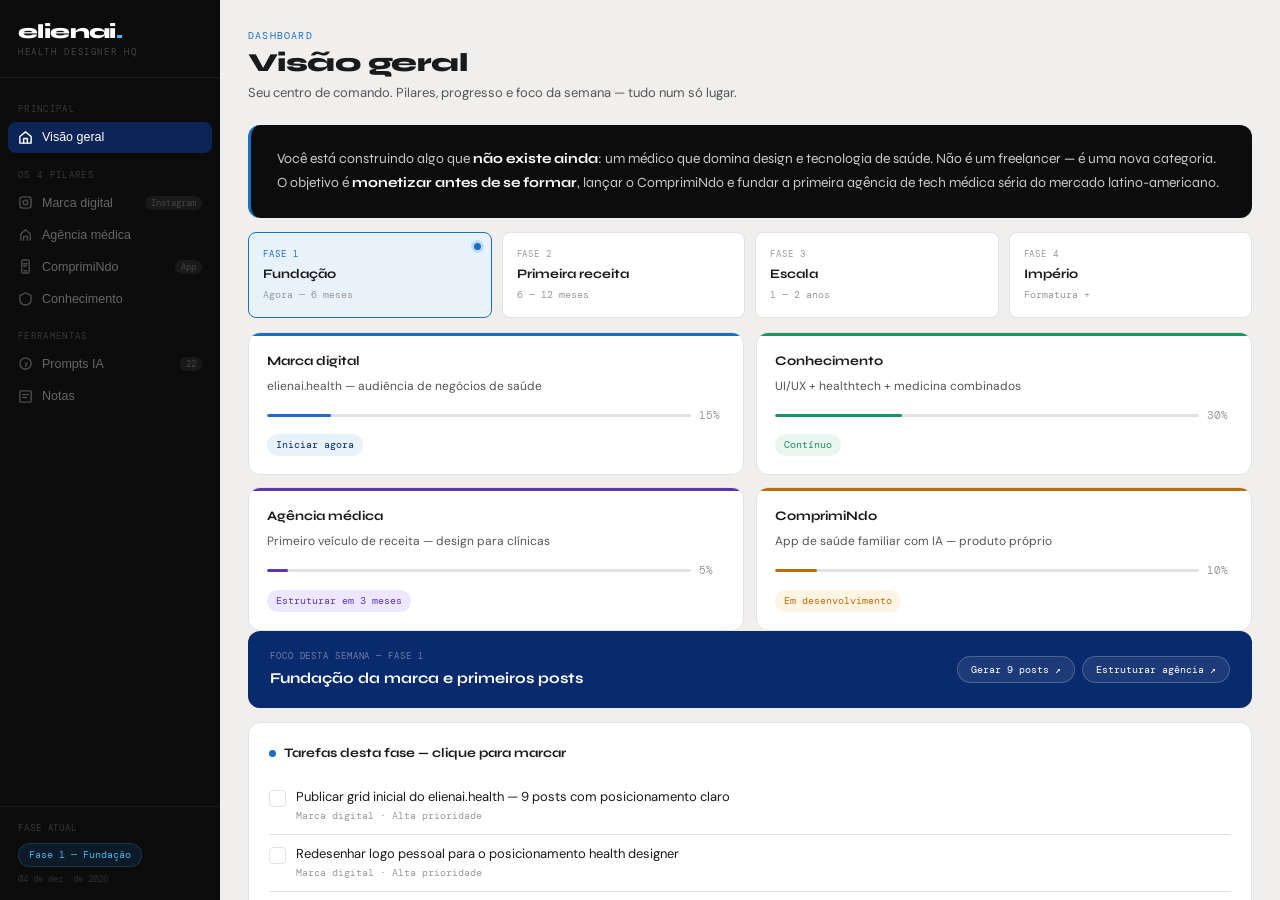
<file: elienai_hq.html>
<!DOCTYPE html>
<html lang="pt">
<head>
<meta charset="UTF-8">
<meta name="viewport" content="width=device-width, initial-scale=1.0">
<title>Elienai HQ — Health Designer</title>
<link href="https://fonts.googleapis.com/css2?family=Syne:wght@400;500;700;800&family=DM+Mono:ital,wght@0,300;0,400;0,500;1,400&family=DM+Sans:wght@300;400;500&display=swap" rel="stylesheet">
<style>
:root {
  --bg: #f0efed;
  --sidebar: #0c0c0c;
  --sidebar-hover: #181818;
  --sidebar-active: #0d2556;
  --white: #ffffff;
  --blue: #1a6fc4;
  --blue-dark: #0a2a6e;
  --blue-mid: #4db8f0;
  --blue-light: #e8f2fb;
  --blue-pale: #f0f7ff;
  --text: #1a1a1a;
  --text-2: #555;
  --text-3: #999;
  --border: #e2e2df;
  --green: #1a9460;
  --green-light: #eaf7f0;
  --amber: #b86e10;
  --amber-light: #fef4e4;
  --purple: #5e35b1;
  --purple-light: #ede8ff;
  --red: #c42020;
  --red-light: #fdeaea;
  --r: 12px;
  --rs: 8px;
  --sw: 220px;
}
* { margin:0; padding:0; box-sizing:border-box; }
html,body { height:100%; font-family:'DM Sans',sans-serif; background:var(--bg); color:var(--text); font-size:14px; line-height:1.6; overflow:hidden; }

/* ── LAYOUT ── */
.layout { display:flex; height:100vh; }

/* ── SIDEBAR ── */
.sidebar { width:var(--sw); background:var(--sidebar); display:flex; flex-direction:column; flex-shrink:0; overflow-y:auto; overflow-x:hidden; }
.sidebar::-webkit-scrollbar { width:0; }

.logo { padding:22px 18px 18px; border-bottom:1px solid #1c1c1c; }
.logo-mark { font-family:'Syne',sans-serif; font-size:20px; font-weight:800; color:#fff; letter-spacing:-0.03em; line-height:1; margin-bottom:3px; }
.logo-mark span { color:var(--blue-mid); }
.logo-sub { font-family:'DM Mono',monospace; font-size:9px; color:#444; letter-spacing:0.18em; text-transform:uppercase; }

.nav { padding:10px 8px; flex:1; }
.nav-section { font-family:'DM Mono',monospace; font-size:9px; color:#383838; letter-spacing:0.15em; text-transform:uppercase; padding:14px 10px 5px; }
.nav-item { display:flex; align-items:center; gap:9px; padding:8px 10px; border-radius:var(--rs); cursor:pointer; transition:background .12s,color .12s; color:#666; font-size:12.5px; font-weight:400; margin-bottom:1px; border:none; background:none; width:100%; text-align:left; }
.nav-item:hover { background:var(--sidebar-hover); color:#bbb; }
.nav-item.active { background:var(--sidebar-active); color:#fff; font-weight:500; }
.nav-icon { width:15px; height:15px; flex-shrink:0; stroke:currentColor; fill:none; stroke-width:1.5; stroke-linecap:round; stroke-linejoin:round; opacity:.7; }
.nav-item.active .nav-icon { opacity:1; }
.nav-badge { margin-left:auto; font-family:'DM Mono',monospace; font-size:9px; background:#191919; color:#444; padding:1px 6px; border-radius:20px; }
.nav-item.active .nav-badge { background:rgba(77,184,240,.15); color:var(--blue-mid); }

.sidebar-bottom { padding:14px 18px; border-top:1px solid #181818; }
.phase-lbl { font-family:'DM Mono',monospace; font-size:9px; color:#3a3a3a; text-transform:uppercase; letter-spacing:.1em; margin-bottom:6px; }
.phase-badge { display:inline-block; font-family:'DM Mono',monospace; font-size:10px; background:rgba(26,111,196,.15); color:var(--blue-mid); padding:3px 10px; border-radius:20px; border:1px solid rgba(77,184,240,.18); }
.phase-date { font-family:'DM Mono',monospace; font-size:9px; color:#2e2e2e; margin-top:5px; }

/* ── MAIN ── */
.main { flex:1; overflow-y:auto; overflow-x:hidden; }
.main::-webkit-scrollbar { width:4px; }
.main::-webkit-scrollbar-track { background:transparent; }
.main::-webkit-scrollbar-thumb { background:var(--border); border-radius:4px; }

.section { display:none; padding:28px 28px 40px; animation:fadeIn .18s ease; }
.section.active { display:block; }
@keyframes fadeIn { from { opacity:0; transform:translateY(6px); } to { opacity:1; transform:translateY(0); } }

.sec-eye { font-family:'DM Mono',monospace; font-size:10px; color:var(--blue); letter-spacing:.12em; text-transform:uppercase; margin-bottom:5px; }
.sec-title { font-family:'Syne',sans-serif; font-size:26px; font-weight:800; color:var(--text); line-height:1.1; letter-spacing:-.02em; }
.sec-sub { font-size:13px; color:var(--text-2); margin-top:5px; line-height:1.55; max-width:520px; }
.sec-head { margin-bottom:22px; }

/* ── CARDS ── */
.card { background:var(--white); border-radius:var(--r); border:1px solid var(--border); padding:20px; margin-bottom:14px; }
.card-title { font-family:'Syne',sans-serif; font-size:13px; font-weight:700; color:var(--text); margin-bottom:14px; display:flex; align-items:center; gap:8px; }
.ctdot { width:7px; height:7px; border-radius:50%; flex-shrink:0; }
.g2 { display:grid; grid-template-columns:repeat(2,1fr); gap:12px; }
.g3 { display:grid; grid-template-columns:repeat(3,1fr); gap:12px; }
.g4 { display:grid; grid-template-columns:repeat(4,1fr); gap:10px; }
.divider { height:1px; background:var(--border); margin:16px 0; }

/* ── MANIFESTO ── */
.manifesto { background:var(--sidebar); border-radius:var(--r); padding:22px 26px; margin-bottom:14px; border-left:3px solid var(--blue); }
.manifesto p { font-family:'Syne',sans-serif; font-size:14px; color:rgba(255,255,255,.78); line-height:1.75; }
.manifesto strong { color:#fff; }

/* ── PHASES ── */
.phase-card { background:var(--white); border:1px solid var(--border); border-radius:var(--rs); padding:14px; position:relative; transition:border-color .15s; }
.phase-card.now { background:var(--blue-light); border-color:var(--blue); }
.phase-n { font-family:'DM Mono',monospace; font-size:9px; color:var(--text-3); text-transform:uppercase; letter-spacing:.1em; margin-bottom:3px; }
.phase-card.now .phase-n { color:var(--blue); }
.phase-nm { font-family:'Syne',sans-serif; font-size:13px; font-weight:700; color:var(--text); margin-bottom:2px; }
.phase-p { font-family:'DM Mono',monospace; font-size:10px; color:var(--text-3); }
.now-dot { position:absolute; top:10px; right:10px; width:7px; height:7px; border-radius:50%; background:var(--blue); box-shadow:0 0 0 3px rgba(26,111,196,.18); animation:pulse 2s infinite; }
@keyframes pulse { 0%,100% { box-shadow:0 0 0 3px rgba(26,111,196,.18); } 50% { box-shadow:0 0 0 6px rgba(26,111,196,.08); } }

/* ── PILLAR CARDS ── */
.pillar-card { background:var(--white); border:1px solid var(--border); border-radius:var(--r); padding:18px; cursor:pointer; transition:all .15s; position:relative; overflow:hidden; }
.pillar-card:hover { transform:translateY(-2px); box-shadow:0 4px 20px rgba(0,0,0,.07); }
.pillar-card::before { content:''; position:absolute; top:0;left:0;right:0; height:3px; border-radius:var(--r) var(--r) 0 0; }
.pillar-card[data-c="blue"]::before { background:var(--blue); }
.pillar-card[data-c="green"]::before { background:var(--green); }
.pillar-card[data-c="purple"]::before { background:var(--purple); }
.pillar-card[data-c="amber"]::before { background:var(--amber); }
.p-name { font-family:'Syne',sans-serif; font-size:13px; font-weight:700; margin-bottom:5px; }
.p-desc { font-size:12px; color:var(--text-2); line-height:1.5; margin-bottom:12px; }
.prog-wrap { display:flex; align-items:center; gap:8px; margin-bottom:8px; }
.prog-bar { flex:1; height:3px; background:var(--border); border-radius:3px; overflow:hidden; }
.prog-fill { height:100%; border-radius:3px; transition:width .5s; }
.prog-pct { font-family:'DM Mono',monospace; font-size:11px; color:var(--text-3); min-width:26px; }
.badge { display:inline-flex; align-items:center; font-family:'DM Mono',monospace; font-size:10px; padding:3px 9px; border-radius:20px; }
.b-blue { background:var(--blue-light); color:var(--blue-dark); }
.b-green { background:var(--green-light); color:var(--green); }
.b-amber { background:var(--amber-light); color:var(--amber); }
.b-purple { background:var(--purple-light); color:var(--purple); }
.b-red { background:var(--red-light); color:var(--red); }
.b-dark { background:#f0efed; color:#555; }

/* ── FOCUS BANNER ── */
.focus-banner { background:var(--blue-dark); border-radius:var(--r); padding:18px 22px; margin-bottom:14px; display:flex; align-items:center; justify-content:space-between; gap:14px; flex-wrap:wrap; }
.focus-eye { font-family:'DM Mono',monospace; font-size:9px; color:rgba(255,255,255,.4); text-transform:uppercase; letter-spacing:.1em; margin-bottom:3px; }
.focus-ttl { font-family:'Syne',sans-serif; font-size:15px; font-weight:700; color:#fff; }
.focus-btns { display:flex; gap:7px; flex-wrap:wrap; }
.btn-w { font-family:'DM Mono',monospace; font-size:10px; color:#fff; border:1px solid rgba(255,255,255,.2); background:rgba(255,255,255,.08); padding:6px 13px; border-radius:20px; cursor:pointer; transition:background .15s; white-space:nowrap; }
.btn-w:hover { background:rgba(255,255,255,.16); }

/* ── TASKS ── */
.task-list { list-style:none; }
.task-item { display:flex; align-items:flex-start; gap:10px; padding:10px 0; border-bottom:1px solid var(--border); cursor:pointer; transition:opacity .15s; }
.task-item:last-child { border-bottom:none; }
.task-item:hover { opacity:.8; }
.tcheck { width:17px; height:17px; border:1.5px solid var(--border); border-radius:4px; flex-shrink:0; margin-top:2px; display:flex; align-items:center; justify-content:center; transition:all .15s; }
.task-item.done .tcheck { background:var(--blue); border-color:var(--blue); }
.task-item.done .task-txt { text-decoration:line-through; color:var(--text-3); }
.task-txt { font-size:13px; line-height:1.4; }
.task-cat { font-family:'DM Mono',monospace; font-size:10px; color:var(--text-3); margin-top:2px; }

/* ── STATS MINI ── */
.stat-mini { background:var(--bg); border-radius:var(--rs); padding:14px; text-align:center; }
.stat-n { font-family:'Syne',sans-serif; font-size:28px; font-weight:800; color:var(--text); line-height:1; margin-bottom:4px; }
.stat-l { font-family:'DM Mono',monospace; font-size:10px; color:var(--text-3); text-transform:uppercase; letter-spacing:.08em; }

/* ── CAL ── */
.cal-grid { display:grid; grid-template-columns:repeat(7,1fr); gap:6px; margin-bottom:14px; }
.cal-day { border-radius:var(--rs); padding:10px 5px; text-align:center; }
.cal-dlbl { font-family:'DM Mono',monospace; font-size:9px; color:var(--text-3); text-transform:uppercase; margin-bottom:5px; }
.cal-dtype { font-size:11px; font-weight:500; line-height:1.3; }

/* ── CONTENT PILLARS ── */
.cpillar { background:var(--white); border:1px solid var(--border); border-radius:var(--rs); padding:13px 15px; margin-bottom:7px; cursor:pointer; transition:border-color .15s; }
.cpillar:hover { border-color:var(--blue); }
.cpillar.open { border-color:var(--blue); }
.cp-row { display:flex; align-items:center; gap:9px; }
.cp-dot { width:9px; height:9px; border-radius:50%; flex-shrink:0; }
.cp-title { font-size:13px; font-weight:500; flex:1; }
.cp-freq { font-family:'DM Mono',monospace; font-size:10px; color:var(--text-3); }
.cp-arr { font-size:11px; color:var(--text-3); transition:transform .2s; margin-left:6px; }
.cpillar.open .cp-arr { transform:rotate(90deg); }
.cp-detail { display:none; padding-top:12px; }
.cpillar.open .cp-detail { display:block; }
.dl-lbl { font-family:'DM Mono',monospace; font-size:9px; color:var(--text-3); text-transform:uppercase; letter-spacing:.1em; margin-bottom:3px; margin-top:10px; }
.dl-lbl:first-child { margin-top:0; }
.dl-txt { font-size:12px; line-height:1.55; }
.dl-txt em { font-style:normal; color:var(--blue); font-weight:500; }
.hook { background:var(--bg); border-left:2px solid var(--blue); padding:7px 11px; border-radius:0 var(--rs) var(--rs) 0; font-size:12px; color:var(--text); line-height:1.5; margin-bottom:5px; font-style:italic; }

/* ── RULES ── */
.rule-row { display:flex; gap:12px; padding:11px 0; border-bottom:1px solid var(--border); align-items:flex-start; }
.rule-row:last-child { border-bottom:none; }
.rule-n { font-family:'DM Mono',monospace; font-size:11px; color:var(--blue); font-weight:500; min-width:22px; padding-top:1px; }
.rule-t { font-size:13px; line-height:1.5; }
.rule-t strong { font-weight:500; }

/* ── SERVICES ── */
.svc-card { background:var(--white); border:1px solid var(--border); border-radius:var(--r); padding:20px; position:relative; overflow:hidden; transition:box-shadow .15s; }
.svc-card:hover { box-shadow:0 4px 20px rgba(0,0,0,.07); }
.svc-card::after { content:''; position:absolute; top:0;left:0;right:0; height:3px; }
.svc-card.entry::after { background:var(--green); }
.svc-card.core::after { background:var(--blue); }
.svc-card.premium::after { background:var(--purple); }
.svc-n { font-family:'Syne',sans-serif; font-size:15px; font-weight:700; margin-bottom:5px; }
.svc-price { font-family:'DM Mono',monospace; font-size:22px; font-weight:500; color:var(--blue); margin-bottom:8px; }
.svc-desc { font-size:12px; color:var(--text-2); line-height:1.6; margin-bottom:12px; }
.svc-list { list-style:none; }
.svc-list li { font-size:12px; padding:3px 0 3px 14px; position:relative; }
.svc-list li::before { content:'→'; position:absolute; left:0; color:var(--blue); font-size:11px; }

/* ── FEATURES ── */
.feat-row { display:flex; gap:11px; padding:11px 0; border-bottom:1px solid var(--border); align-items:flex-start; }
.feat-row:last-child { border-bottom:none; }
.feat-dot { width:8px; height:8px; border-radius:50%; flex-shrink:0; margin-top:4px; }
.feat-t { font-size:13px; flex:1; line-height:1.4; }
.feat-note { font-family:'DM Mono',monospace; font-size:10px; color:var(--text-3); margin-top:2px; }

/* ── PROMPTS ── */
.pcat-ttl { font-family:'DM Mono',monospace; font-size:10px; color:var(--text-3); text-transform:uppercase; letter-spacing:.12em; margin-bottom:9px; padding-bottom:6px; border-bottom:1px solid var(--border); }
.pcat { margin-bottom:22px; }
.prompt-item { background:var(--white); border:1px solid var(--border); border-radius:var(--rs); padding:13px 15px; margin-bottom:7px; display:flex; align-items:center; gap:12px; cursor:pointer; transition:all .15s; }
.prompt-item:hover { border-color:var(--blue); transform:translateX(2px); }
.prompt-txt { flex:1; font-size:13px; line-height:1.4; color:var(--text); }
.prompt-btn { flex-shrink:0; font-family:'DM Mono',monospace; font-size:10px; background:var(--bg); border:1px solid var(--border); color:var(--text-3); padding:4px 10px; border-radius:var(--rs); cursor:pointer; transition:all .15s; white-space:nowrap; }
.prompt-item:hover .prompt-btn { background:var(--blue); color:#fff; border-color:var(--blue); }

/* ── ACTION BTNS ── */
.act-row { display:flex; gap:8px; flex-wrap:wrap; margin-top:16px; }
.btn-primary { font-family:'DM Mono',monospace; font-size:11px; background:var(--blue); color:#fff; border:none; padding:8px 16px; border-radius:20px; cursor:pointer; transition:all .15s; }
.btn-primary:hover { background:var(--blue-dark); }
.btn-secondary { font-family:'DM Mono',monospace; font-size:11px; background:var(--white); color:var(--text-2); border:1px solid var(--border); padding:8px 16px; border-radius:20px; cursor:pointer; transition:all .15s; }
.btn-secondary:hover { border-color:var(--blue); color:var(--blue); }

/* ── TOAST ── */
.toast { position:fixed; bottom:22px; left:50%; transform:translateX(-50%) translateY(70px); background:#111; color:#fff; padding:9px 18px; border-radius:100px; font-family:'DM Mono',monospace; font-size:11px; z-index:9999; transition:transform .28s cubic-bezier(.34,1.56,.64,1); pointer-events:none; white-space:nowrap; }
.toast.show { transform:translateX(-50%) translateY(0); }

/* ── NOTES AREA ── */
.notes-area { width:100%; min-height:80px; background:var(--bg); border:1px solid var(--border); border-radius:var(--rs); padding:10px 12px; font-family:'DM Sans',sans-serif; font-size:13px; color:var(--text); resize:vertical; outline:none; transition:border-color .15s; line-height:1.6; }
.notes-area:focus { border-color:var(--blue); }
</style>
</head>
<body>
<div class="layout">

<!-- ─────────── SIDEBAR ─────────── -->
<aside class="sidebar">
  <div class="logo">
    <div class="logo-mark">elienai<span>.</span></div>
    <div class="logo-sub">Health Designer HQ</div>
  </div>

  <nav class="nav">
    <div class="nav-section">Principal</div>
    <button class="nav-item active" data-target="home">
      <svg class="nav-icon" viewBox="0 0 16 16"><path d="M2 7L8 2l6 5v7H2V7z"/><path d="M6 14V9h4v5"/></svg>
      Visão geral
    </button>

    <div class="nav-section">Os 4 pilares</div>
    <button class="nav-item" data-target="instagram">
      <svg class="nav-icon" viewBox="0 0 16 16"><rect x="2" y="2" width="12" height="12" rx="3"/><circle cx="8" cy="8" r="2.5"/><circle cx="11.5" cy="4.5" r=".6" fill="currentColor" stroke="none"/></svg>
      Marca digital
      <span class="nav-badge">Instagram</span>
    </button>
    <button class="nav-item" data-target="agencia">
      <svg class="nav-icon" viewBox="0 0 16 16"><path d="M3 14V7.5L8 3l5 4.5V14"/><path d="M6 14v-4h4v4"/></svg>
      Agência médica
    </button>
    <button class="nav-item" data-target="app">
      <svg class="nav-icon" viewBox="0 0 16 16"><rect x="4" y="1" width="8" height="14" rx="1.5"/><line x1="6.5" y1="12.5" x2="9.5" y2="12.5"/><line x1="6" y1="5" x2="10" y2="5"/><line x1="6" y1="7.5" x2="9" y2="7.5"/></svg>
      ComprimiNdo
      <span class="nav-badge">App</span>
    </button>
    <button class="nav-item" data-target="conhecimento">
      <svg class="nav-icon" viewBox="0 0 16 16"><path d="M8 2L2 5v4c0 3 2.5 5.5 6 6 3.5-.5 6-3 6-6V5L8 2z"/></svg>
      Conhecimento
    </button>

    <div class="nav-section">Ferramentas</div>
    <button class="nav-item" data-target="prompts">
      <svg class="nav-icon" viewBox="0 0 16 16"><path d="M8 1a6 6 0 100 12A6 6 0 008 1z"/><path d="M8 6a1.5 1.5 0 011.5 1.5c0 1-1.5 1.5-1.5 2.5"/><circle cx="8" cy="12.5" r=".6" fill="currentColor" stroke="none"/></svg>
      Prompts IA
      <span class="nav-badge">22</span>
    </button>
    <button class="nav-item" data-target="notas">
      <svg class="nav-icon" viewBox="0 0 16 16"><path d="M3 2h10a1 1 0 011 1v10a1 1 0 01-1 1H3a1 1 0 01-1-1V3a1 1 0 011-1z"/><line x1="5" y1="6" x2="11" y2="6"/><line x1="5" y1="9" x2="9" y2="9"/></svg>
      Notas
    </button>
  </nav>

  <div class="sidebar-bottom">
    <div class="phase-lbl">Fase atual</div>
    <div class="phase-badge">Fase 1 — Fundação</div>
    <div class="phase-date" id="current-date"></div>
  </div>
</aside>

<!-- ─────────── MAIN ─────────── -->
<main class="main">

<!-- ════ HOME ════ -->
<div class="section active" id="s-home">
  <div class="sec-head">
    <div class="sec-eye">Dashboard</div>
    <h1 class="sec-title">Visão geral</h1>
    <p class="sec-sub">Seu centro de comando. Pilares, progresso e foco da semana — tudo num só lugar.</p>
  </div>

  <div class="manifesto">
    <p>Você está construindo algo que <strong>não existe ainda</strong>: um médico que domina design e tecnologia de saúde. Não é um freelancer — é uma nova categoria. O objetivo é <strong>monetizar antes de se formar</strong>, lançar o ComprimiNdo e fundar a primeira agência de tech médica séria do mercado latino-americano.</p>
  </div>

  <div class="g4" style="margin-bottom:14px">
    <div class="phase-card now">
      <div class="now-dot"></div>
      <div class="phase-n">Fase 1</div>
      <div class="phase-nm">Fundação</div>
      <div class="phase-p">Agora — 6 meses</div>
    </div>
    <div class="phase-card">
      <div class="phase-n">Fase 2</div>
      <div class="phase-nm">Primeira receita</div>
      <div class="phase-p">6 — 12 meses</div>
    </div>
    <div class="phase-card">
      <div class="phase-n">Fase 3</div>
      <div class="phase-nm">Escala</div>
      <div class="phase-p">1 — 2 anos</div>
    </div>
    <div class="phase-card">
      <div class="phase-n">Fase 4</div>
      <div class="phase-nm">Império</div>
      <div class="phase-p">Formatura +</div>
    </div>
  </div>

  <div class="g2">
    <div class="pillar-card" data-c="blue" onclick="go('instagram')">
      <div class="p-name">Marca digital</div>
      <div class="p-desc">elienai.health — audiência de negócios de saúde</div>
      <div class="prog-wrap"><div class="prog-bar"><div class="prog-fill" id="pp-blue" style="width:15%;background:var(--blue)"></div></div><div class="prog-pct" id="pt-blue">15%</div></div>
      <span class="badge b-blue">Iniciar agora</span>
    </div>
    <div class="pillar-card" data-c="green" onclick="go('conhecimento')">
      <div class="p-name">Conhecimento</div>
      <div class="p-desc">UI/UX + healthtech + medicina combinados</div>
      <div class="prog-wrap"><div class="prog-bar"><div class="prog-fill" id="pp-green" style="width:30%;background:var(--green)"></div></div><div class="prog-pct" id="pt-green">30%</div></div>
      <span class="badge b-green">Contínuo</span>
    </div>
    <div class="pillar-card" data-c="purple" onclick="go('agencia')">
      <div class="p-name">Agência médica</div>
      <div class="p-desc">Primeiro veículo de receita — design para clínicas</div>
      <div class="prog-wrap"><div class="prog-bar"><div class="prog-fill" id="pp-purple" style="width:5%;background:var(--purple)"></div></div><div class="prog-pct" id="pt-purple">5%</div></div>
      <span class="badge b-purple">Estruturar em 3 meses</span>
    </div>
    <div class="pillar-card" data-c="amber" onclick="go('app')">
      <div class="p-name">ComprimiNdo</div>
      <div class="p-desc">App de saúde familiar com IA — produto próprio</div>
      <div class="prog-wrap"><div class="prog-bar"><div class="prog-fill" id="pp-amber" style="width:10%;background:var(--amber)"></div></div><div class="prog-pct" id="pt-amber">10%</div></div>
      <span class="badge b-amber">Em desenvolvimento</span>
    </div>
  </div>

  <div class="focus-banner">
    <div>
      <div class="focus-eye">Foco desta semana — Fase 1</div>
      <div class="focus-ttl">Fundação da marca e primeiros posts</div>
    </div>
    <div class="focus-btns">
      <button class="btn-w" onclick="copyOpen('Cria para mim os primeiros 9 posts completos com texto de legenda, gancho, hashtags e ideia visual para lançar o elienai.health agora como health designer que atende clínicas')">Gerar 9 posts ↗</button>
      <button class="btn-w" onclick="copyOpen('Quero estruturar minha agência de tecnologia médica — defina os 3 serviços principais, precificação realista para o mercado boliviano e brasileiro, e como conseguir os primeiros clientes sendo estudante de medicina')">Estruturar agência ↗</button>
    </div>
  </div>

  <div class="card">
    <div class="card-title"><div class="ctdot" style="background:var(--blue)"></div>Tarefas desta fase — clique para marcar</div>
    <ul class="task-list">
      <li class="task-item" onclick="toggleTask(this)" data-id="t1">
        <div class="tcheck"><svg width="10" height="10" viewBox="0 0 10 10" fill="none"><path d="M2 5l2.5 2.5L8 3" stroke="white" stroke-width="1.5" stroke-linecap="round"/></svg></div>
        <div><div class="task-txt">Publicar grid inicial do elienai.health — 9 posts com posicionamento claro</div><div class="task-cat">Marca digital · Alta prioridade</div></div>
      </li>
      <li class="task-item" onclick="toggleTask(this)" data-id="t2">
        <div class="tcheck"><svg width="10" height="10" viewBox="0 0 10 10" fill="none"><path d="M2 5l2.5 2.5L8 3" stroke="white" stroke-width="1.5" stroke-linecap="round"/></svg></div>
        <div><div class="task-txt">Redesenhar logo pessoal para o posicionamento health designer</div><div class="task-cat">Marca digital · Alta prioridade</div></div>
      </li>
      <li class="task-item" onclick="toggleTask(this)" data-id="t3">
        <div class="tcheck"><svg width="10" height="10" viewBox="0 0 10 10" fill="none"><path d="M2 5l2.5 2.5L8 3" stroke="white" stroke-width="1.5" stroke-linecap="round"/></svg></div>
        <div><div class="task-txt">Definir os 3 serviços da agência com oferta de entrada para clínicas</div><div class="task-cat">Agência médica · Alta prioridade</div></div>
      </li>
      <li class="task-item" onclick="toggleTask(this)" data-id="t4">
        <div class="tcheck"><svg width="10" height="10" viewBox="0 0 10 10" fill="none"><path d="M2 5l2.5 2.5L8 3" stroke="white" stroke-width="1.5" stroke-linecap="round"/></svg></div>
        <div><div class="task-txt">Mapear fluxo core do ComprimiNdo e validar com 5 pessoas reais</div><div class="task-cat">ComprimiNdo · Média prioridade</div></div>
      </li>
      <li class="task-item" onclick="toggleTask(this)" data-id="t5">
        <div class="tcheck"><svg width="10" height="10" viewBox="0 0 10 10" fill="none"><path d="M2 5l2.5 2.5L8 3" stroke="white" stroke-width="1.5" stroke-linecap="round"/></svg></div>
        <div><div class="task-txt">Atualizar bio e link da bio do Instagram com posicionamento novo</div><div class="task-cat">Marca digital · Alta prioridade</div></div>
      </li>
      <li class="task-item" onclick="toggleTask(this)" data-id="t6">
        <div class="tcheck"><svg width="10" height="10" viewBox="0 0 10 10" fill="none"><path d="M2 5l2.5 2.5L8 3" stroke="white" stroke-width="1.5" stroke-linecap="round"/></svg></div>
        <div><div class="task-txt">Criar portfólio com 3 cases — mesmo que sejam projetos conceituais</div><div class="task-cat">Agência médica · Média prioridade</div></div>
      </li>
      <li class="task-item" onclick="toggleTask(this)" data-id="t7">
        <div class="tcheck"><svg width="10" height="10" viewBox="0 0 10 10" fill="none"><path d="M2 5l2.5 2.5L8 3" stroke="white" stroke-width="1.5" stroke-linecap="round"/></svg></div>
        <div><div class="task-txt">Publicar primeiro Reel mostrando processo no Figma</div><div class="task-cat">Marca digital · Alta prioridade</div></div>
      </li>
    </ul>
  </div>
</div>

<!-- ════ INSTAGRAM ════ -->
<div class="section" id="s-instagram">
  <div class="sec-head">
    <div class="sec-eye">Pilar 1 — Marca digital</div>
    <h1 class="sec-title">Estratégia Instagram</h1>
    <p class="sec-sub">Foco em clínicas e startups de saúde — nunca em designers. Cada post deve fazer sentido para um gestor de saúde que não sabe o que é Figma.</p>
  </div>

  <div class="g3" style="margin-bottom:14px">
    <div class="stat-mini"><div class="stat-n">7</div><div class="stat-l">Posts / semana</div></div>
    <div class="stat-mini"><div class="stat-n">5</div><div class="stat-l">Pilares de conteúdo</div></div>
    <div class="stat-mini"><div class="stat-n">3+</div><div class="stat-l">Reels mínimos</div></div>
  </div>

  <div class="card">
    <div class="card-title"><div class="ctdot" style="background:var(--blue)"></div>Ritmo semanal</div>
    <div class="cal-grid">
      <div class="cal-day" style="background:var(--red-light)"><div class="cal-dlbl">Seg</div><div class="cal-dtype" style="color:var(--red)">Dor revelada</div></div>
      <div class="cal-day" style="background:var(--blue-light)"><div class="cal-dlbl">Ter</div><div class="cal-dtype" style="color:var(--blue)">Prova</div></div>
      <div class="cal-day" style="background:var(--green-light)"><div class="cal-dlbl">Qua</div><div class="cal-dtype" style="color:var(--green)">Educação</div></div>
      <div class="cal-day" style="background:var(--red-light)"><div class="cal-dlbl">Qui</div><div class="cal-dtype" style="color:var(--red)">Dor revelada</div></div>
      <div class="cal-day" style="background:var(--blue-light)"><div class="cal-dlbl">Sex</div><div class="cal-dtype" style="color:var(--blue)">Prova</div></div>
      <div class="cal-day" style="background:var(--amber-light)"><div class="cal-dlbl">Sáb</div><div class="cal-dtype" style="color:var(--amber)">Identidade</div></div>
      <div class="cal-day" style="background:var(--purple-light)"><div class="cal-dlbl">Dom</div><div class="cal-dtype" style="color:var(--purple)">CTA</div></div>
    </div>
  </div>

  <div class="card">
    <div class="card-title"><div class="ctdot" style="background:var(--red)"></div>Os 5 pilares — clique para expandir</div>

    <div class="cpillar open">
      <div class="cp-row"><div class="cp-dot" style="background:var(--red)"></div><div class="cp-title">Dor revelada</div><div class="cp-freq">2× / semana</div><div class="cp-arr">▶</div></div>
      <div class="cp-detail">
        <div class="dl-lbl">Objetivo</div><div class="dl-txt">Fazer o cliente pensar "isso acontece comigo". Não vende — valida a dor dele antes de apresentar solução.</div>
        <div class="dl-lbl">Fórmula</div><div class="dl-txt"><em>[Dado chocante sobre saúde digital]</em> + <em>[Consequência que o cliente já viveu]</em></div>
        <div class="dl-lbl">Exemplos de gancho</div>
        <div class="hook">"Sua clínica tem site. Mas 7 em cada 10 pacientes não conseguem agendar por ele."</div>
        <div class="hook">"O maior problema do seu app de saúde não é o código — é que o médico nunca foi consultado no design."</div>
        <div class="hook">"Quando o paciente não entende a bula, o erro de medicação não é culpa dele."</div>
      </div>
    </div>

    <div class="cpillar">
      <div class="cp-row"><div class="cp-dot" style="background:var(--blue)"></div><div class="cp-title">Prova de competência</div><div class="cp-freq">2× / semana</div><div class="cp-arr">▶</div></div>
      <div class="cp-detail">
        <div class="dl-lbl">Objetivo</div><div class="dl-txt">Converter interesse em confiança. Mostrar processo vale mais que resultado final polido.</div>
        <div class="dl-lbl">Fórmula</div><div class="dl-txt"><em>[Problema do cliente]</em> → <em>[O que você fez]</em> → <em>[Resultado em números ou feedback real]</em></div>
        <div class="dl-lbl">Exemplos de gancho</div>
        <div class="hook">"Sistema de agendamento de uma clínica com 3 médicos. Antes: 40 min de ligação. Depois: 4 cliques."</div>
        <div class="hook">"Redesenhei o fluxo de triagem em Figma. Um médico olhou e disse: finalmente alguém entendeu."</div>
        <div class="hook">"Como mapeio o fluxo clínico ANTES de abrir o Figma. [mostrar tela + anotações médicas]"</div>
      </div>
    </div>

    <div class="cpillar">
      <div class="cp-row"><div class="cp-dot" style="background:var(--green)"></div><div class="cp-title">Educação posicionada</div><div class="cp-freq">1× / semana</div><div class="cp-arr">▶</div></div>
      <div class="cp-detail">
        <div class="dl-lbl">Objetivo</div><div class="dl-txt">Ensinar algo útil de um ângulo que só você tem — inteligência clínica aplicada ao produto digital.</div>
        <div class="dl-lbl">Fórmula</div><div class="dl-txt"><em>[Conceito de design/UX]</em> + <em>[Por que é diferente aplicado à saúde]</em></div>
        <div class="dl-lbl">Exemplos de gancho</div>
        <div class="hook">"Hierarquia visual em apps de saúde não é estética — é segurança do paciente."</div>
        <div class="hook">"3 erros de UX que só um médico percebe num aplicativo de prontuário."</div>
        <div class="hook">"O que é design centrado no paciente — e por que é diferente do design centrado no usuário comum."</div>
      </div>
    </div>

    <div class="cpillar">
      <div class="cp-row"><div class="cp-dot" style="background:var(--amber)"></div><div class="cp-title">Identidade única</div><div class="cp-freq">1× / semana</div><div class="cp-arr">▶</div></div>
      <div class="cp-detail">
        <div class="dl-lbl">Objetivo</div><div class="dl-txt">Criar memória de marca. As pessoas compram de quem lembram. Sua história é o diferencial incopiável.</div>
        <div class="dl-lbl">Fórmula</div><div class="dl-txt"><em>[Tensão ou paradoxo da sua história]</em> → <em>[A síntese que só você representa]</em></div>
        <div class="dl-lbl">Exemplos de gancho</div>
        <div class="hook">"Estudei medicina para entender como o corpo humano falha. Aprendi design para criar sistemas que não falham."</div>
        <div class="hook">"Meus professores dizem que não posso ser médico e designer ao mesmo tempo. Meus clientes discordam."</div>
        <div class="hook">"Vivo em dois mundos: anatomia de manhã, Figma de tarde. Este é o motivo."</div>
      </div>
    </div>

    <div class="cpillar">
      <div class="cp-row"><div class="cp-dot" style="background:var(--purple)"></div><div class="cp-title">CTA direto</div><div class="cp-freq">1× / semana</div><div class="cp-arr">▶</div></div>
      <div class="cp-detail">
        <div class="dl-lbl">Objetivo</div><div class="dl-txt">Converter seguidor em lead. Sem rodeio. Oferecer seus serviços é parte de criar valor para clínicas reais.</div>
        <div class="dl-lbl">Fórmula</div><div class="dl-txt"><em>[Resultado que você entrega]</em> + <em>[Para quem é]</em> + <em>[Próximo passo claro]</em></div>
        <div class="dl-lbl">Exemplos de gancho</div>
        <div class="hook">"Se sua clínica tem um sistema digital que frustra os pacientes, posso te mostrar o que está errado — 30 min, sem custo. DM aberto."</div>
        <div class="hook">"Estou abrindo 2 vagas para redesign de sistema de agendamento este mês. Dono de clínica: link na bio."</div>
      </div>
    </div>
  </div>

  <div class="card">
    <div class="card-title"><div class="ctdot" style="background:var(--text)"></div>Regras inegociáveis</div>
    <div class="rule-row"><div class="rule-n">01</div><div class="rule-t"><strong>Nunca fale para designers.</strong> Cada post deve fazer sentido para um dono de clínica que não sabe o que é Figma.</div></div>
    <div class="rule-row"><div class="rule-n">02</div><div class="rule-t"><strong>A primeira linha é o único gancho.</strong> No feed, só aparece a primeira frase. Se ela não parar o scroll, o post não existe.</div></div>
    <div class="rule-row"><div class="rule-n">03</div><div class="rule-t"><strong>Conecte design ao resultado clínico.</strong> Não é "interface bonita" — é "paciente que entende a dosagem".</div></div>
    <div class="rule-row"><div class="rule-n">04</div><div class="rule-t"><strong>Mostre o rascunho, não só o resultado.</strong> Bastidores do processo criam mais confiança do que portfólios polidos.</div></div>
    <div class="rule-row"><div class="rule-n">05</div><div class="rule-t"><strong>Reels têm prioridade no algoritmo.</strong> Pelo menos 3 dos 7 posts semanais devem ser vídeo curto.</div></div>
  </div>

  <div class="act-row">
    <button class="btn-primary" onclick="copyOpen('Cria para mim os primeiros 9 posts completos com texto de legenda, gancho, hashtags e ideia visual para lançar o elienai.health — foco em atrair donos de clínicas e startups de saúde')">Gerar 9 posts de lançamento ↗</button>
    <button class="btn-secondary" onclick="copyOpen('Me dá 10 ganchos prontos para posts do pilar Dor revelada voltados para donos de clínicas e startups de saúde no Brasil e Bolívia')">10 ganchos prontos ↗</button>
    <button class="btn-secondary" onclick="copyOpen('Como fazer Reels de processo no Figma que atraiam clínicas e gestores de saúde — roteiro, o que mostrar na tela e como editar em 60 segundos')">Estratégia de Reels ↗</button>
  </div>
</div>

<!-- ════ AGÊNCIA ════ -->
<div class="section" id="s-agencia">
  <div class="sec-head">
    <div class="sec-eye">Pilar 3 — Agência médica</div>
    <h1 class="sec-title">Agência de tech médica</h1>
    <p class="sec-sub">Primeiro veículo de receita. Design e sistemas para clínicas e healthtechs — o que nenhuma agência genérica consegue entregar porque não tem médico no time.</p>
  </div>

  <div class="manifesto">
    <p>Você não é uma agência de design que atende clínicas. Você é <strong>o único designer que também é médico</strong> — e isso muda completamente o que consegue entregar e quanto pode cobrar por isso.</p>
  </div>

  <div class="g3">
    <div class="svc-card entry">
      <div class="svc-n">Diagnóstico digital</div>
      <div class="svc-price">$150–300</div>
      <div class="svc-desc">Auditoria de presença digital e UX da clínica. Relatório com problemas identificados e recomendações claras.</div>
      <ul class="svc-list">
        <li>Análise do site ou app atual</li>
        <li>Mapeamento da jornada do paciente</li>
        <li>Relatório PDF com prioridades</li>
        <li>1 reunião de apresentação (30 min)</li>
      </ul>
      <span class="badge b-green" style="margin-top:14px">Porta de entrada</span>
    </div>
    <div class="svc-card core">
      <div class="svc-n">Design de sistema</div>
      <div class="svc-price">$800–2.000</div>
      <div class="svc-desc">Redesign de interface de agendamento, prontuário ou app clínico. Entrega em Figma com protótipo navegável.</div>
      <ul class="svc-list">
        <li>Pesquisa com usuários reais</li>
        <li>Fluxo clínico mapeado</li>
        <li>UI completa em Figma</li>
        <li>Protótipo interativo navegável</li>
      </ul>
      <span class="badge b-blue" style="margin-top:14px">Serviço principal</span>
    </div>
    <div class="svc-card premium">
      <div class="svc-n">Produto completo</div>
      <div class="svc-price">$3.000+</div>
      <div class="svc-desc">Da estratégia ao MVP: pesquisa, design, validação e entrega completa para startups de healthtech.</div>
      <ul class="svc-list">
        <li>Discovery e validação de produto</li>
        <li>Design system completo</li>
        <li>MVP testado com usuários</li>
        <li>Acompanhamento de desenvolvimento</li>
      </ul>
      <span class="badge b-purple" style="margin-top:14px">Alta margem</span>
    </div>
  </div>

  <div class="card" style="margin-top:14px">
    <div class="card-title"><div class="ctdot" style="background:var(--green)"></div>Como conseguir os primeiros clientes</div>
    <div class="rule-row"><div class="rule-n">01</div><div class="rule-t"><strong>Começa pelo diagnóstico.</strong> Preço de entrada baixo — o objetivo é colocar o pé dentro da clínica. De 10 diagnósticos, 3 viram projetos maiores.</div></div>
    <div class="rule-row"><div class="rule-n">02</div><div class="rule-t"><strong>Rede da faculdade.</strong> Seus professores e colegas têm clínicas e conhecem fundadores de startups. Canal mais quente que você tem agora.</div></div>
    <div class="rule-row"><div class="rule-n">03</div><div class="rule-t"><strong>LinkedIn cirúrgico.</strong> 5 mensagens diretas por semana para donos de clínica. Não pitch — pergunta: "O que mais te frustra no seu sistema atual?"</div></div>
    <div class="rule-row"><div class="rule-n">04</div><div class="rule-t"><strong>1 case gratuito no início.</strong> Pro bono estratégico — escolha um problema real com resultado mensurável. Vira portfólio e prova social.</div></div>
  </div>

  <div class="act-row">
    <button class="btn-primary" onclick="copyOpen('Me ajuda a criar um script de abordagem no LinkedIn para donos de clínicas — sem parecer pitch de vendas, focado em entender a dor deles primeiro. Sou estudante de medicina e designer de healthtech em Santa Cruz de la Sierra, Bolívia')">Script de abordagem LinkedIn ↗</button>
    <button class="btn-secondary" onclick="copyOpen('Cria um modelo de proposta comercial para uma clínica médica — serviço de diagnóstico digital com relatório de UX, incluindo formato, seções e linguagem certa para o contexto boliviano e brasileiro')">Modelo de proposta ↗</button>
    <button class="btn-secondary" onclick="copyOpen('Como precificar serviços de design para clínicas médicas na América Latina — estratégia para mercado boliviano e brasileiro com valores realistas para estudante de medicina')">Estratégia de preço ↗</button>
  </div>
</div>

<!-- ════ APP ════ -->
<div class="section" id="s-app">
  <div class="sec-head">
    <div class="sec-eye">Pilar 4 — Produto próprio</div>
    <h1 class="sec-title">ComprimiNdo</h1>
    <p class="sec-sub">App de saúde familiar com IA. O ativo de longo prazo — construído em público, aos poucos, sem revelar o core antes da hora.</p>
  </div>

  <div class="manifesto">
    <p>O ComprimiNdo não compete com a agência — <strong>eles se alimentam mutuamente</strong>. A agência te dá contatos no mercado médico, casos reais e dinheiro para investir no produto. O app constrói o império.</p>
  </div>

  <div class="g2">
    <div class="card">
      <div class="card-title"><div class="ctdot" style="background:var(--amber)"></div>Visão do produto</div>
      <div class="feat-row"><div class="feat-dot" style="background:var(--blue)"></div><div><div class="feat-t">Centralizar informações de saúde da família num só lugar</div></div></div>
      <div class="feat-row"><div class="feat-dot" style="background:var(--blue)"></div><div><div class="feat-t">Traduzir bulas em linguagem acessível com IA</div></div></div>
      <div class="feat-row"><div class="feat-dot" style="background:var(--blue)"></div><div><div class="feat-t">Gerenciar medicamentos, doses e horários</div></div></div>
      <div class="feat-row"><div class="feat-dot" style="background:var(--blue)"></div><div><div class="feat-t">Alertar sobre interações medicamentosas perigosas</div></div></div>
      <div class="feat-row"><div class="feat-dot" style="background:var(--blue)"></div><div><div class="feat-t">Preparar consultas com histórico organizado</div></div></div>
    </div>
    <div class="card">
      <div class="card-title"><div class="ctdot" style="background:var(--amber)"></div>MVP — Features por prioridade</div>
      <div class="feat-row"><div class="feat-dot" style="background:var(--green)"></div><div><div class="feat-t">Perfis de saúde familiar</div><div class="feat-note">Core — sem isso não existe produto</div></div></div>
      <div class="feat-row"><div class="feat-dot" style="background:var(--green)"></div><div><div class="feat-t">Cadastro e gestão de medicamentos</div><div class="feat-note">Core — proposta de valor principal</div></div></div>
      <div class="feat-row"><div class="feat-dot" style="background:var(--blue)"></div><div><div class="feat-t">Tradução de bula com IA</div><div class="feat-note">Diferencial — implementar após core</div></div></div>
      <div class="feat-row"><div class="feat-dot" style="background:var(--blue)"></div><div><div class="feat-t">Alertas de dose e horário</div><div class="feat-note">Diferencial — crítico para adesão</div></div></div>
      <div class="feat-row"><div class="feat-dot" style="background:var(--amber)"></div><div><div class="feat-t">Detecção de interações medicamentosas</div><div class="feat-note">V2 — alto impacto, alta complexidade</div></div></div>
    </div>
  </div>

  <div class="card">
    <div class="card-title"><div class="ctdot" style="background:var(--purple)"></div>Regras de construção em público</div>
    <div class="rule-row"><div class="rule-n">01</div><div class="rule-t"><strong>Mostre o processo, não o produto.</strong> Telas do Figma, decisões de design, aprendizados — mas não o fluxo completo ainda.</div></div>
    <div class="rule-row"><div class="rule-n">02</div><div class="rule-t"><strong>Valide antes de construir.</strong> Cada feature deve ser testada com 5 usuários reais antes de ir para desenvolvimento.</div></div>
    <div class="rule-row"><div class="rule-n">03</div><div class="rule-t"><strong>O nome é proteção suficiente.</strong> Ideia copiada sem execução não vale nada. Quem copia não tem seu contexto médico.</div></div>
    <div class="rule-row"><div class="rule-n">04</div><div class="rule-t"><strong>Agência primeiro, app depois.</strong> Enquanto não tiver receita da agência, o ComprimiNdo fica em design e validação — não em desenvolvimento.</div></div>
  </div>

  <div class="act-row">
    <button class="btn-primary" onclick="copyOpen('Me ajuda a mapear o fluxo completo do ComprimiNdo — do onboarding até o uso diário de gestão de medicamentos para saúde familiar, com todas as telas necessárias para o MVP')">Mapear fluxo do MVP ↗</button>
    <button class="btn-secondary" onclick="copyOpen('Como validar um app de saúde familiar com usuários reais antes de construir — roteiro de pesquisa com 5 pessoas, perguntas certas e o que observar')">Roteiro de validação ↗</button>
    <button class="btn-secondary" onclick="copyOpen('Analisa o mercado de apps de saúde familiar no Brasil e Bolívia — principais players, gaps de mercado e onde o ComprimiNdo pode se diferenciar')">Análise de mercado ↗</button>
  </div>
</div>

<!-- ════ CONHECIMENTO ════ -->
<div class="section" id="s-conhecimento">
  <div class="sec-head">
    <div class="sec-eye">Pilar 2 — Conhecimento</div>
    <h1 class="sec-title">Plano de estudos</h1>
    <p class="sec-sub">Sua vantagem competitiva é a combinação de medicina + design + tech. Nenhuma das três áreas isolada te diferencia — as três juntas são únicas.</p>
  </div>

  <div class="g2">
    <div class="card">
      <div class="card-title"><div class="ctdot" style="background:var(--blue)"></div>UI/UX Design</div>
      <div class="feat-row"><div class="feat-dot" style="background:var(--green)"></div><div><div class="feat-t">Figma — componentes, auto layout, variables</div><div class="feat-note">Em uso — aprofundar em design systems</div></div></div>
      <div class="feat-row"><div class="feat-dot" style="background:var(--blue)"></div><div><div class="feat-t">Framer — animação e build para web</div><div class="feat-note">Workshop em andamento</div></div></div>
      <div class="feat-row"><div class="feat-dot" style="background:var(--blue)"></div><div><div class="feat-t">Pesquisa com usuários e testes de usabilidade</div><div class="feat-note">Estudar Nielsen Norman Group</div></div></div>
      <div class="feat-row"><div class="feat-dot" style="background:var(--amber)"></div><div><div class="feat-t">Design systems para saúde</div><div class="feat-note">Referência: Carbon Design System (IBM Health)</div></div></div>
    </div>
    <div class="card">
      <div class="card-title"><div class="ctdot" style="background:var(--green)"></div>Healthtech</div>
      <div class="feat-row"><div class="feat-dot" style="background:var(--blue)"></div><div><div class="feat-t">Regulação de software médico (FDA, ANVISA)</div><div class="feat-note">Crucial para produtos sérios</div></div></div>
      <div class="feat-row"><div class="feat-dot" style="background:var(--blue)"></div><div><div class="feat-t">Interoperabilidade: HL7, FHIR, LGPD</div><div class="feat-note">Padrões que todo healthtech precisa</div></div></div>
      <div class="feat-row"><div class="feat-dot" style="background:var(--amber)"></div><div><div class="feat-t">IA aplicada à saúde — LLMs para clínica</div><div class="feat-note">Tendência central — estudar casos reais</div></div></div>
      <div class="feat-row"><div class="feat-dot" style="background:var(--amber)"></div><div><div class="feat-t">Gestão de produtos digitais em saúde</div><div class="feat-note">Referência: Rock Health, a16z Healthcare</div></div></div>
    </div>
  </div>

  <div class="card">
    <div class="card-title"><div class="ctdot" style="background:var(--purple)"></div>Rotina semanal de aprendizado</div>
    <div class="rule-row"><div class="rule-n">2h</div><div class="rule-t"><strong>Figma / Framer</strong> — prática no projeto real (ComprimiNdo ou case de agência). Aprende fazendo.</div></div>
    <div class="rule-row"><div class="rule-n">1h</div><div class="rule-t"><strong>Conteúdo de healthtech</strong> — podcast, artigo ou curso. Rock Health, CB Insights Health, a16z Healthcare.</div></div>
    <div class="rule-row"><div class="rule-n">1h</div><div class="rule-t"><strong>Portfólio e cases</strong> — documentar cada projeto com processo, decisão e resultado. Vira conteúdo de Instagram também.</div></div>
    <div class="rule-row"><div class="rule-n">30m</div><div class="rule-t"><strong>Benchmark semanal</strong> — 3 apps de saúde por semana. O que funciona, o que falha, por que.</div></div>
  </div>

  <div class="act-row">
    <button class="btn-primary" onclick="copyOpen('Monte um plano de estudos de UI/UX e healthtech para os próximos 6 meses sendo estudante de medicina — com recursos concretos, cronograma semanal e o que priorizar para construir uma agência e um app de saúde')">Plano de estudos 6 meses ↗</button>
    <button class="btn-secondary" onclick="copyOpen('Quais são os melhores recursos para aprender sobre design de produtos de saúde — cursos, livros, comunidades, designers de referência em healthtech')">Melhores recursos healthtech ↗</button>
  </div>
</div>

<!-- ════ PROMPTS ════ -->
<div class="section" id="s-prompts">
  <div class="sec-head">
    <div class="sec-eye">Ferramentas</div>
    <h1 class="sec-title">Biblioteca de prompts</h1>
    <p class="sec-sub">Clique em qualquer prompt para copiar automaticamente e abrir o Claude. Use como ponto de partida — adapte conforme o contexto do dia.</p>
  </div>

  <div class="pcat">
    <div class="pcat-ttl">Marca digital — Instagram</div>
    <div class="prompt-item" data-p="Cria para mim os primeiros 9 posts completos com texto de legenda, gancho, hashtags e ideia visual para lançar o elienai.health — foco em atrair donos de clínicas e startups de saúde"><div class="prompt-txt">Criar os 9 posts de lançamento do elienai.health completos</div><span class="prompt-btn">Copiar + abrir ↗</span></div>
    <div class="prompt-item" data-p="Me dá 10 ganchos prontos para posts do pilar Dor revelada voltados para donos de clínicas e startups de saúde no Brasil e Bolívia"><div class="prompt-txt">10 ganchos prontos para o pilar "Dor revelada"</div><span class="prompt-btn">Copiar + abrir ↗</span></div>
    <div class="prompt-item" data-p="Como fazer Reels de processo no Figma que atraiam clínicas e gestores de saúde — roteiro, o que mostrar na tela, duração ideal e como editar em 60 segundos"><div class="prompt-txt">Estratégia de Reels mostrando processo no Figma</div><span class="prompt-btn">Copiar + abrir ↗</span></div>
    <div class="prompt-item" data-p="Escreve uma bio otimizada para o Instagram elienai.health que atraia donos de clínicas e fundadores de startups de saúde — máximo 150 caracteres, sem usar a palavra médico"><div class="prompt-txt">Bio do Instagram para clínicas e healthtech (sem usar 'médico')</div><span class="prompt-btn">Copiar + abrir ↗</span></div>
    <div class="prompt-item" data-p="Cria um carrossel completo sobre: 3 erros de UX que só um médico percebe num aplicativo de saúde — título, subtítulo de cada slide, copy e CTA final para donos de clínica"><div class="prompt-txt">Carrossel: "3 erros de UX que só um médico percebe"</div><span class="prompt-btn">Copiar + abrir ↗</span></div>
  </div>

  <div class="pcat">
    <div class="pcat-ttl">Agência médica</div>
    <div class="prompt-item" data-p="Me ajuda a criar um script de abordagem no LinkedIn para donos de clínicas — sem parecer pitch de vendas, focado em entender a dor deles primeiro. Sou estudante de medicina e designer de healthtech em Santa Cruz de la Sierra, Bolívia"><div class="prompt-txt">Script de abordagem no LinkedIn para donos de clínicas</div><span class="prompt-btn">Copiar + abrir ↗</span></div>
    <div class="prompt-item" data-p="Como precificar serviços de design para clínicas médicas na América Latina — estratégia para mercado boliviano e brasileiro com valores realistas para estudante de medicina começando agora"><div class="prompt-txt">Como precificar serviços para o mercado boliviano e brasileiro</div><span class="prompt-btn">Copiar + abrir ↗</span></div>
    <div class="prompt-item" data-p="Cria um modelo de proposta comercial para uma clínica médica — serviço de diagnóstico digital com relatório de UX, incluindo formato, seções e linguagem certa para um cliente que não entende de design"><div class="prompt-txt">Modelo de proposta comercial para clínica médica</div><span class="prompt-btn">Copiar + abrir ↗</span></div>
    <div class="prompt-item" data-p="Quais são os principais problemas de UX e design em sistemas de saúde digitais no Brasil e Bolívia que posso resolver como agência de healthtech design começando agora"><div class="prompt-txt">Principais dores de UX em sistemas de saúde — mercado LatAm</div><span class="prompt-btn">Copiar + abrir ↗</span></div>
  </div>

  <div class="pcat">
    <div class="pcat-ttl">ComprimiNdo</div>
    <div class="prompt-item" data-p="Me ajuda a mapear o fluxo completo do ComprimiNdo — do onboarding até o uso diário de gestão de medicamentos para saúde familiar, com todas as telas necessárias para o MVP"><div class="prompt-txt">Mapear fluxo completo do ComprimiNdo</div><span class="prompt-btn">Copiar + abrir ↗</span></div>
    <div class="prompt-item" data-p="Como validar um app de saúde familiar com usuários reais antes de construir — roteiro de pesquisa com 5 pessoas, perguntas certas e o que observar para confirmar o problema"><div class="prompt-txt">Roteiro de validação com 5 usuários reais</div><span class="prompt-btn">Copiar + abrir ↗</span></div>
    <div class="prompt-item" data-p="Analisa o mercado de apps de saúde familiar no Brasil e Bolívia — principais players, gaps de mercado e onde o ComprimiNdo pode se diferenciar com foco em gestão de medicamentos e IA"><div class="prompt-txt">Análise de mercado — apps de saúde familiar LatAm</div><span class="prompt-btn">Copiar + abrir ↗</span></div>
    <div class="prompt-item" data-p="Cria um design system básico para o ComprimiNdo — paleta de cores, tipografia, componentes principais e princípios de design para app de saúde familiar com foco em acessibilidade"><div class="prompt-txt">Design system básico para o ComprimiNdo</div><span class="prompt-btn">Copiar + abrir ↗</span></div>
  </div>

  <div class="pcat">
    <div class="pcat-ttl">Conhecimento e crescimento</div>
    <div class="prompt-item" data-p="Monte um plano de estudos de UI/UX e healthtech para os próximos 6 meses sendo estudante de medicina em tempo parcial — recursos concretos, cronograma semanal e o que priorizar"><div class="prompt-txt">Plano de estudos UI/UX + healthtech — 6 meses</div><span class="prompt-btn">Copiar + abrir ↗</span></div>
    <div class="prompt-item" data-p="Como construir um portfólio de design focado em healthtech que convença clínicas e startups de saúde — o que incluir, como apresentar casos sem revelar dados sensíveis e onde publicar"><div class="prompt-txt">Como construir portfólio focado em healthtech</div><span class="prompt-btn">Copiar + abrir ↗</span></div>
    <div class="prompt-item" data-p="Quais são os melhores recursos gratuitos e pagos para aprender sobre design de produtos de saúde — cursos, livros, comunidades, designers de referência em healthtech no contexto latino-americano"><div class="prompt-txt">Melhores recursos para health product design</div><span class="prompt-btn">Copiar + abrir ↗</span></div>
  </div>

  <div class="pcat">
    <div class="pcat-ttl">Visão e estratégia</div>
    <div class="prompt-item" data-p="Quero entrar fundo na fase 1 da minha jornada como health designer — me mostre o que precisa acontecer mês a mês nos primeiros 6 meses para construir marca, conseguir os primeiros clientes para a agência e avançar o ComprimiNdo"><div class="prompt-txt">Plano detalhado mês a mês — Fase 1 (6 meses)</div><span class="prompt-btn">Copiar + abrir ↗</span></div>
    <div class="prompt-item" data-p="Como monetizar meu conhecimento de design e medicina antes de terminar a faculdade — estratégias práticas para começar a gerar receita nos próximos 3 meses como health designer em Santa Cruz de la Sierra"><div class="prompt-txt">Como monetizar antes de se formar — próximos 3 meses</div><span class="prompt-btn">Copiar + abrir ↗</span></div>
    <div class="prompt-item" data-p="Me ajuda a redesenhar minha identidade visual pessoal para o posicionamento health designer — logo com Syne Bold, paleta de cores, tipografia e como aplicar no Instagram e portfólio web"><div class="prompt-txt">Redesenhar identidade visual para health designer</div><span class="prompt-btn">Copiar + abrir ↗</span></div>
  </div>
</div>

<!-- ════ NOTAS ════ -->
<div class="section" id="s-notas">
  <div class="sec-head">
    <div class="sec-eye">Ferramentas</div>
    <h1 class="sec-title">Notas</h1>
    <p class="sec-sub">Espaço livre para anotações, ideias e próximos passos. Salvo automaticamente no navegador.</p>
  </div>
  <div class="g2">
    <div class="card">
      <div class="card-title"><div class="ctdot" style="background:var(--blue)"></div>Ideias de conteúdo</div>
      <textarea class="notes-area" id="n-content" placeholder="Anote ideias de posts, ganchos, temas..." style="min-height:120px"></textarea>
    </div>
    <div class="card">
      <div class="card-title"><div class="ctdot" style="background:var(--green)"></div>Potenciais clientes</div>
      <textarea class="notes-area" id="n-clients" placeholder="Clínicas e contatos para abordar..." style="min-height:120px"></textarea>
    </div>
    <div class="card">
      <div class="card-title"><div class="ctdot" style="background:var(--amber)"></div>ComprimiNdo — decisões</div>
      <textarea class="notes-area" id="n-app" placeholder="Decisões de produto, features, feedbacks..." style="min-height:120px"></textarea>
    </div>
    <div class="card">
      <div class="card-title"><div class="ctdot" style="background:var(--purple)"></div>Livre</div>
      <textarea class="notes-area" id="n-free" placeholder="Qualquer coisa..." style="min-height:120px"></textarea>
    </div>
  </div>
</div>

</main>
</div>

<!-- TOAST -->
<div class="toast" id="toast">Prompt copiado — abrindo Claude...</div>

<script>
// ── NAVIGATION ──
document.querySelectorAll('.nav-item').forEach(btn => {
  btn.addEventListener('click', () => go(btn.dataset.target));
});

function go(id) {
  document.querySelectorAll('.section').forEach(s => s.classList.remove('active'));
  document.querySelectorAll('.nav-item').forEach(n => n.classList.remove('active'));
  const sec = document.getElementById('s-' + id);
  if (sec) sec.classList.add('active');
  const btn = document.querySelector(`.nav-item[data-target="${id}"]`);
  if (btn) btn.classList.add('active');
  document.querySelector('.main').scrollTo(0, 0);
}

// ── CONTENT PILLARS TOGGLE ──
document.querySelectorAll('.cpillar').forEach(p => {
  p.addEventListener('click', () => p.classList.toggle('open'));
});

// ── TASKS ──
function toggleTask(el) {
  el.classList.toggle('done');
  saveTasks();
}
function saveTasks() {
  const state = {};
  document.querySelectorAll('.task-item[data-id]').forEach(t => {
    state[t.dataset.id] = t.classList.contains('done');
  });
  try { localStorage.setItem('elienai_tasks', JSON.stringify(state)); } catch(e){}
}
function loadTasks() {
  try {
    const s = JSON.parse(localStorage.getItem('elienai_tasks') || '{}');
    Object.entries(s).forEach(([id, done]) => {
      const el = document.querySelector(`[data-id="${id}"]`);
      if (el && done) el.classList.add('done');
    });
  } catch(e){}
}

// ── PROMPT ITEMS ──
document.querySelectorAll('.prompt-item').forEach(item => {
  item.addEventListener('click', () => copyOpen(item.dataset.p));
});

// ── COPY + OPEN ──
function copyOpen(text) {
  if (!text) return;
  navigator.clipboard.writeText(text).then(() => {
    showToast('Copiado! Cole no Claude ↗');
    setTimeout(() => window.open('https://claude.ai', '_blank'), 350);
  }).catch(() => {
    showToast('Abrindo Claude...');
    window.open('https://claude.ai', '_blank');
  });
}

function showToast(msg) {
  const t = document.getElementById('toast');
  t.textContent = msg;
  t.classList.add('show');
  setTimeout(() => t.classList.remove('show'), 2800);
}

// ── NOTES PERSISTENCE ──
const noteIds = ['n-content', 'n-clients', 'n-app', 'n-free'];
function saveNotes() {
  noteIds.forEach(id => {
    try { localStorage.setItem('elienai_' + id, document.getElementById(id)?.value || ''); } catch(e){}
  });
}
function loadNotes() {
  noteIds.forEach(id => {
    try {
      const val = localStorage.getItem('elienai_' + id);
      if (val && document.getElementById(id)) document.getElementById(id).value = val;
    } catch(e){}
  });
}
noteIds.forEach(id => {
  const el = document.getElementById(id);
  if (el) el.addEventListener('input', saveNotes);
});

// ── DATE ──
const d = new Date();
document.getElementById('current-date').textContent = d.toLocaleDateString('pt-BR', { day:'2-digit', month:'short', year:'numeric' });

// ── INIT ──
loadTasks();
loadNotes();
</script>
</body>
</html>
</file>
